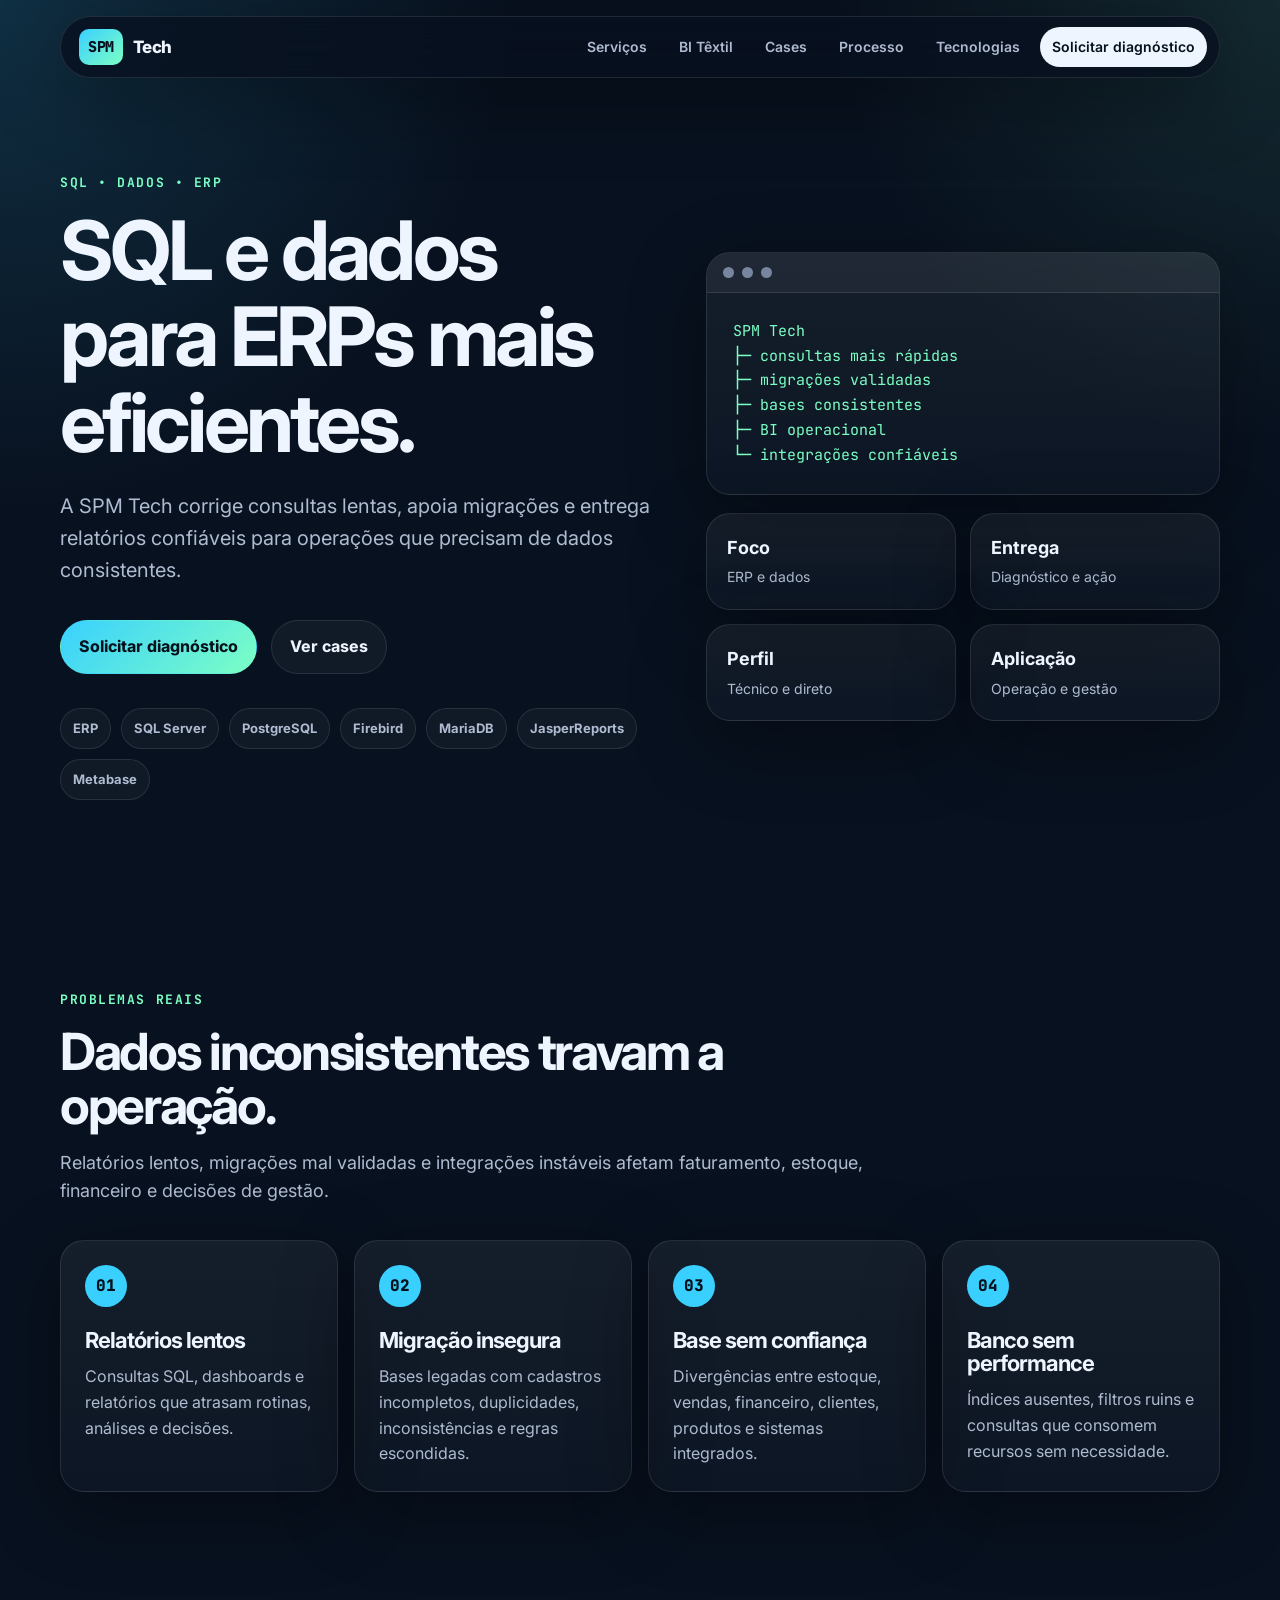
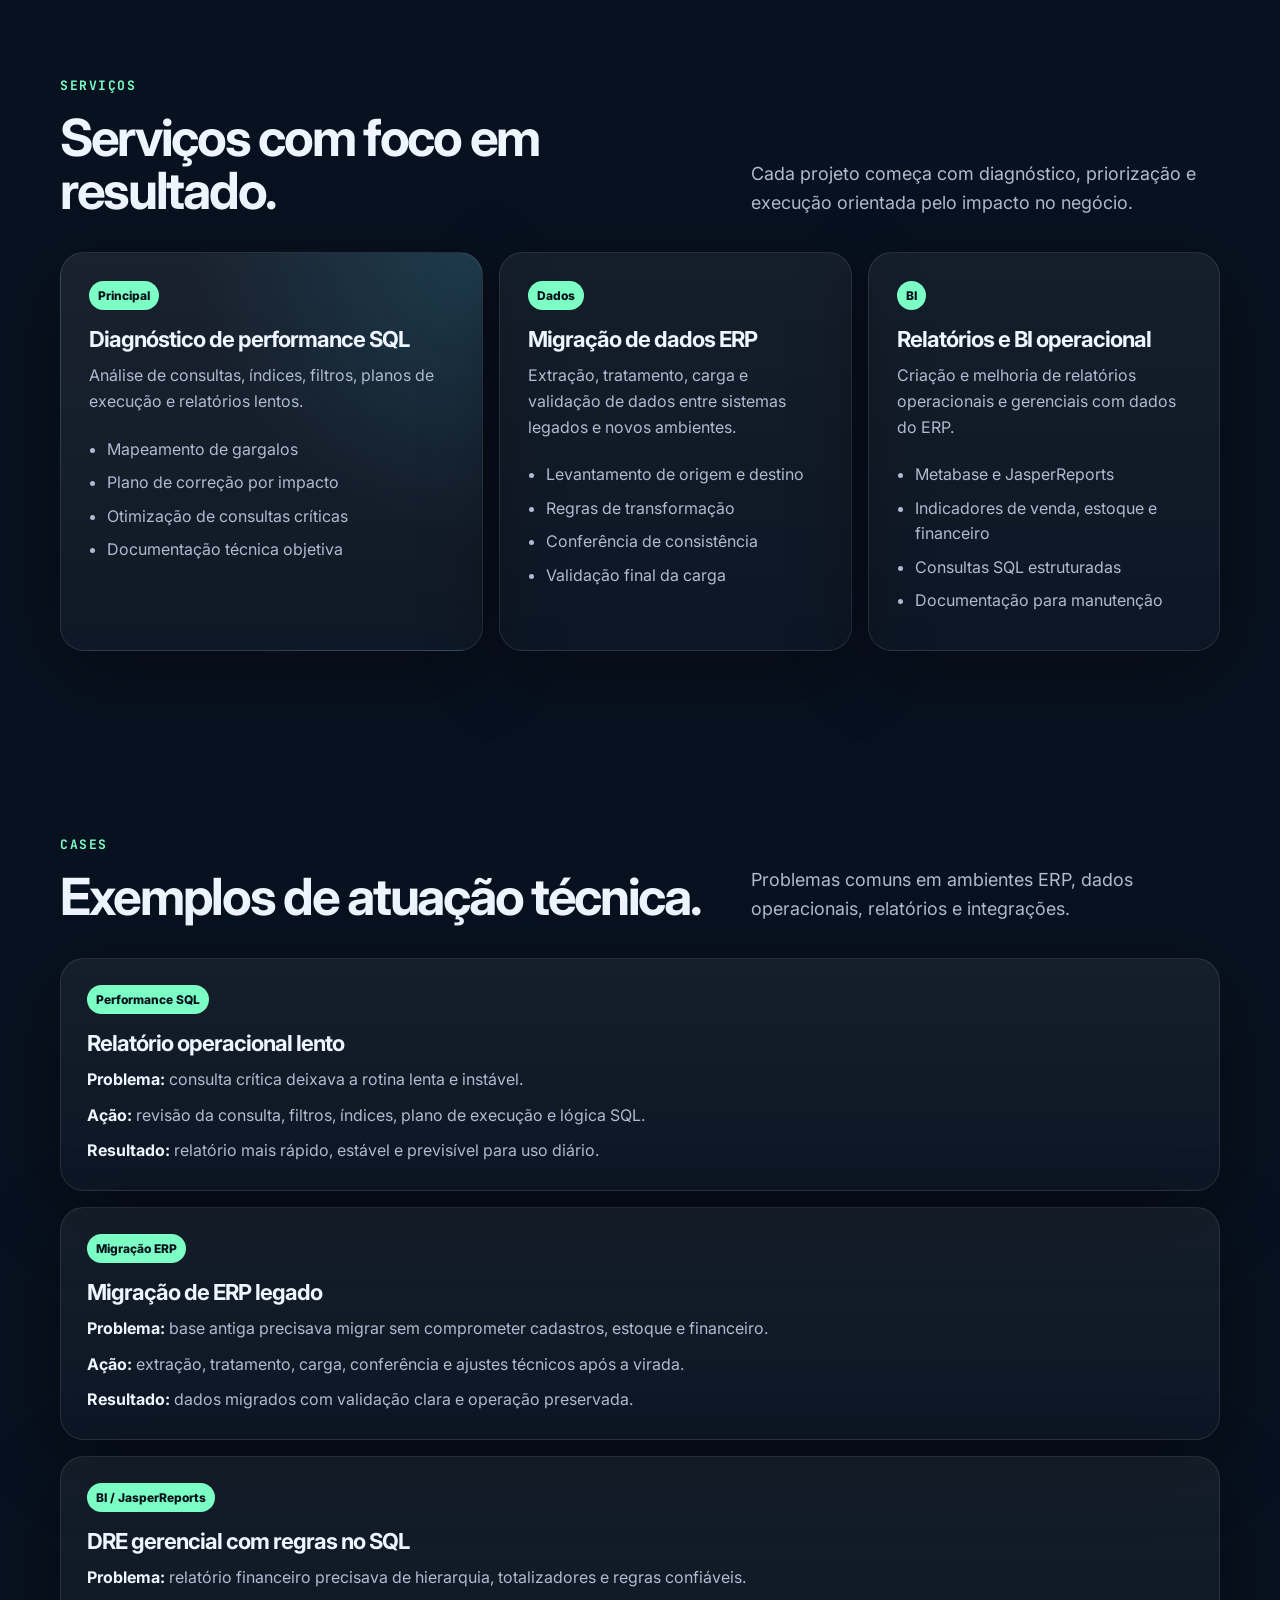
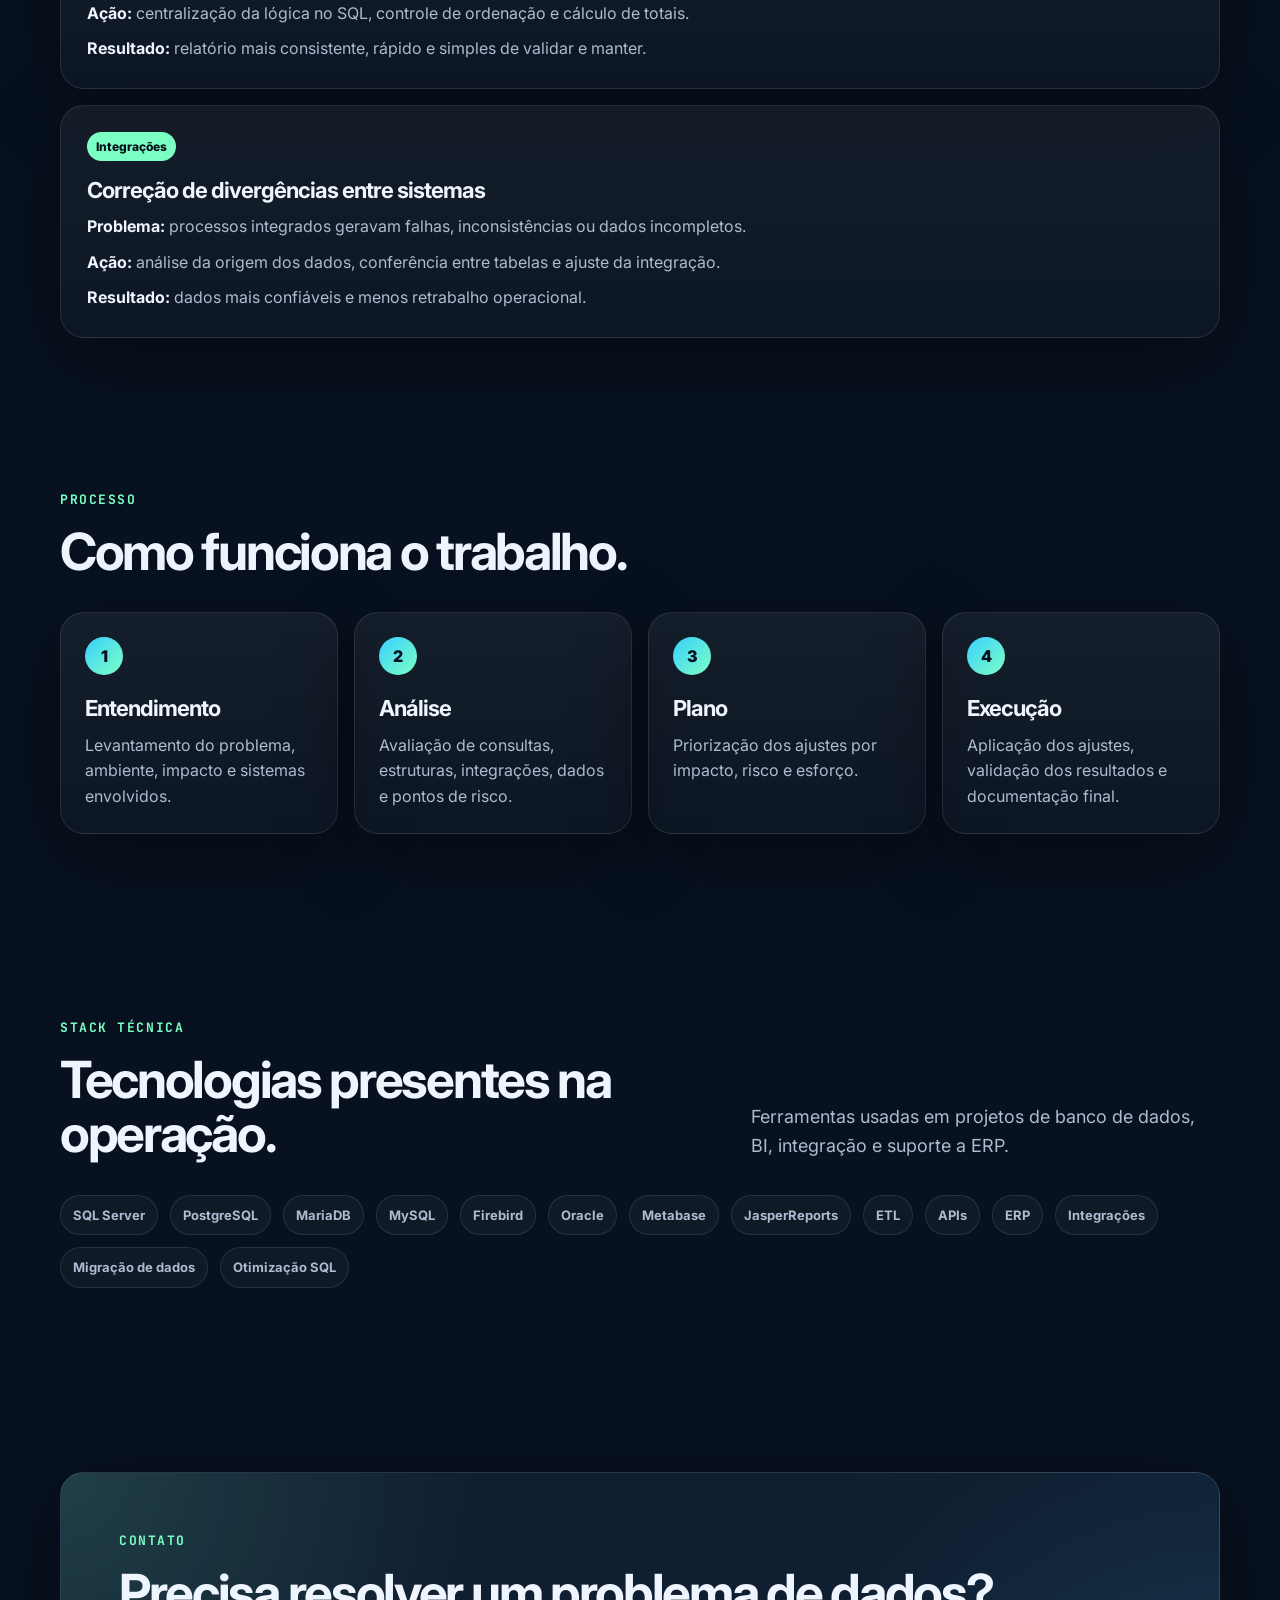
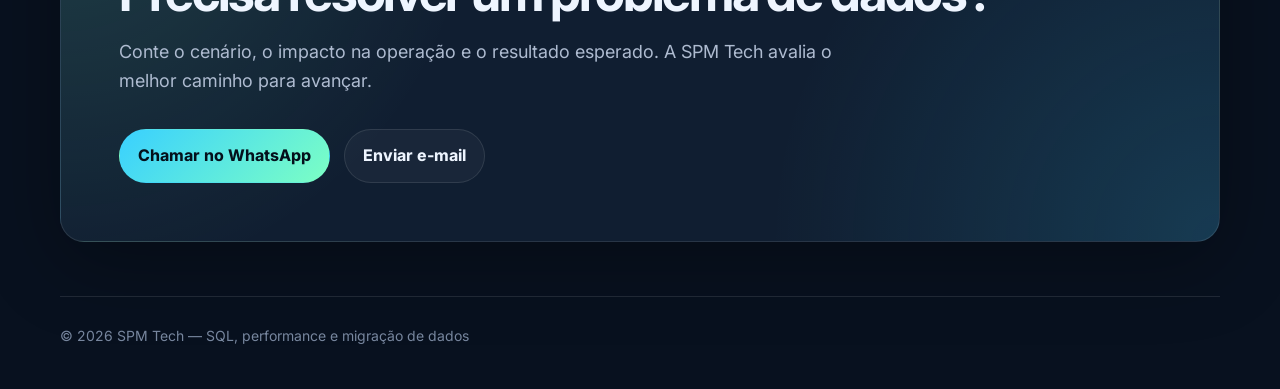
<file: index.html>
<!doctype html>
<html lang="pt-BR">
<head>
  <meta charset="utf-8" />
  <meta name="viewport" content="width=device-width, initial-scale=1" />
  <title>SPM Tech | SQL, Dados e ERP</title>
  <meta name="description" content="SPM Tech atua com performance SQL, migração de dados, relatórios, BI operacional e integrações para ambientes ERP." />
  <meta name="theme-color" content="#08111f" />

  <meta property="og:title" content="SPM Tech | SQL, Dados e ERP" />
  <meta property="og:description" content="Performance SQL, migração de dados e BI operacional para ambientes ERP." />
  <meta property="og:type" content="website" />

  <link rel="preconnect" href="https://fonts.googleapis.com">
  <link rel="preconnect" href="https://fonts.gstatic.com" crossorigin>
  <link href="https://fonts.googleapis.com/css2?family=Inter:wght@400;500;600;700;800&family=JetBrains+Mono:wght@500;700&display=swap" rel="stylesheet">
  <link rel="stylesheet" href="./styles.css" />
</head>

<body>
  <header class="site-header">
    <a class="brand" href="#top" aria-label="SPM Tech">
      <span class="brand-mark">SPM</span>
      <span class="brand-text">Tech</span>
    </a>

    <button class="menu-button" id="menuButton" type="button" aria-label="Abrir menu" aria-expanded="false" aria-controls="nav">
      <span></span><span></span><span></span>
    </button>

    <nav class="nav" id="nav" aria-label="Navegação principal">
      <a href="#servicos">Serviços</a>
      <a href="./bi-textil.html">BI Têxtil</a>
      <a href="#cases">Cases</a>
      <a href="#processo">Processo</a>
      <a href="#tecnologias">Tecnologias</a>
      <a class="nav-cta" href="#contato">Solicitar diagnóstico</a>
    </nav>
  </header>

  <main id="top">
    <section class="hero section">
      <div class="hero-content">
        <p class="eyebrow">SQL • Dados • ERP</p>
        <h1>SQL e dados para ERPs mais eficientes.</h1>
        <p class="hero-subtitle">
          A SPM Tech corrige consultas lentas, apoia migrações e entrega relatórios confiáveis
          para operações que precisam de dados consistentes.
        </p>

        <div class="hero-actions">
          <a class="button primary" href="#contato">Solicitar diagnóstico</a>
          <a class="button secondary" href="#cases">Ver cases</a>
        </div>

        <div class="trust-row" aria-label="Áreas de atuação">
          <span>ERP</span>
          <span>SQL Server</span>
          <span>PostgreSQL</span>
          <span>Firebird</span>
          <span>MariaDB</span>
          <span>JasperReports</span>
          <span>Metabase</span>
        </div>
      </div>

      <aside class="hero-card" aria-label="Resumo técnico">
        <div class="terminal">
          <div class="terminal-bar">
            <span></span><span></span><span></span>
          </div>
          <pre><code>SPM Tech
├─ consultas mais rápidas
├─ migrações validadas
├─ bases consistentes
├─ BI operacional
└─ integrações confiáveis</code></pre>
        </div>

        <div class="metric-grid">
          <div>
            <strong>Foco</strong>
            <span>ERP e dados</span>
          </div>
          <div>
            <strong>Entrega</strong>
            <span>Diagnóstico e ação</span>
          </div>
          <div>
            <strong>Perfil</strong>
            <span>Técnico e direto</span>
          </div>
          <div>
            <strong>Aplicação</strong>
            <span>Operação e gestão</span>
          </div>
        </div>
      </aside>
    </section>

    <section class="section problem-section">
      <div class="section-header">
        <p class="eyebrow">Problemas reais</p>
        <h2>Dados inconsistentes travam a operação.</h2>
        <p>
          Relatórios lentos, migrações mal validadas e integrações instáveis afetam faturamento,
          estoque, financeiro e decisões de gestão.
        </p>
      </div>

      <div class="problem-grid">
        <article>
          <span class="icon">01</span>
          <h3>Relatórios lentos</h3>
          <p>Consultas SQL, dashboards e relatórios que atrasam rotinas, análises e decisões.</p>
        </article>
        <article>
          <span class="icon">02</span>
          <h3>Migração insegura</h3>
          <p>Bases legadas com cadastros incompletos, duplicidades, inconsistências e regras escondidas.</p>
        </article>
        <article>
          <span class="icon">03</span>
          <h3>Base sem confiança</h3>
          <p>Divergências entre estoque, vendas, financeiro, clientes, produtos e sistemas integrados.</p>
        </article>
        <article>
          <span class="icon">04</span>
          <h3>Banco sem performance</h3>
          <p>Índices ausentes, filtros ruins e consultas que consomem recursos sem necessidade.</p>
        </article>
      </div>
    </section>

    <section class="section" id="servicos">
      <div class="section-header split">
        <div>
          <p class="eyebrow">Serviços</p>
          <h2>Serviços com foco em resultado.</h2>
        </div>
        <p>
          Cada projeto começa com diagnóstico, priorização e execução orientada pelo impacto no negócio.
        </p>
      </div>

      <div class="service-grid">
        <article class="service-card featured">
          <div class="card-top">
            <span>Principal</span>
            <h3>Diagnóstico de performance SQL</h3>
          </div>
          <p>
            Análise de consultas, índices, filtros, planos de execução e relatórios lentos.
          </p>
          <ul>
            <li>Mapeamento de gargalos</li>
            <li>Plano de correção por impacto</li>
            <li>Otimização de consultas críticas</li>
            <li>Documentação técnica objetiva</li>
          </ul>
        </article>

        <article class="service-card">
          <div class="card-top">
            <span>Dados</span>
            <h3>Migração de dados ERP</h3>
          </div>
          <p>
            Extração, tratamento, carga e validação de dados entre sistemas legados e novos ambientes.
          </p>
          <ul>
            <li>Levantamento de origem e destino</li>
            <li>Regras de transformação</li>
            <li>Conferência de consistência</li>
            <li>Validação final da carga</li>
          </ul>
        </article>

        <article class="service-card">
          <div class="card-top">
            <span>BI</span>
            <h3>Relatórios e BI operacional</h3>
          </div>
          <p>
            Criação e melhoria de relatórios operacionais e gerenciais com dados do ERP.
          </p>
          <ul>
            <li>Metabase e JasperReports</li>
            <li>Indicadores de venda, estoque e financeiro</li>
            <li>Consultas SQL estruturadas</li>
            <li>Documentação para manutenção</li>
          </ul>
        </article>
      </div>
    </section>

    <section class="section cases-section" id="cases">
      <div class="section-header split">
        <div>
          <p class="eyebrow">Cases</p>
          <h2>Exemplos de atuação técnica.</h2>
        </div>
        <p>
          Problemas comuns em ambientes ERP, dados operacionais, relatórios e integrações.
        </p>
      </div>

      <div class="case-list">
        <article class="case-card">
          <div class="case-label">Performance SQL</div>
          <h3>Relatório operacional lento</h3>
          <p><strong>Problema:</strong> consulta crítica deixava a rotina lenta e instável.</p>
          <p><strong>Ação:</strong> revisão da consulta, filtros, índices, plano de execução e lógica SQL.</p>
          <p><strong>Resultado:</strong> relatório mais rápido, estável e previsível para uso diário.</p>
        </article>

        <article class="case-card">
          <div class="case-label">Migração ERP</div>
          <h3>Migração de ERP legado</h3>
          <p><strong>Problema:</strong> base antiga precisava migrar sem comprometer cadastros, estoque e financeiro.</p>
          <p><strong>Ação:</strong> extração, tratamento, carga, conferência e ajustes técnicos após a virada.</p>
          <p><strong>Resultado:</strong> dados migrados com validação clara e operação preservada.</p>
        </article>

        <article class="case-card">
          <div class="case-label">BI / JasperReports</div>
          <h3>DRE gerencial com regras no SQL</h3>
          <p><strong>Problema:</strong> relatório financeiro precisava de hierarquia, totalizadores e regras confiáveis.</p>
          <p><strong>Ação:</strong> centralização da lógica no SQL, controle de ordenação e cálculo de totais.</p>
          <p><strong>Resultado:</strong> relatório mais consistente, rápido e simples de validar e manter.</p>
        </article>

        <article class="case-card">
          <div class="case-label">Integrações</div>
          <h3>Correção de divergências entre sistemas</h3>
          <p><strong>Problema:</strong> processos integrados geravam falhas, inconsistências ou dados incompletos.</p>
          <p><strong>Ação:</strong> análise da origem dos dados, conferência entre tabelas e ajuste da integração.</p>
          <p><strong>Resultado:</strong> dados mais confiáveis e menos retrabalho operacional.</p>
        </article>
      </div>
    </section>

    <section class="section process-section" id="processo">
      <div class="section-header">
        <p class="eyebrow">Processo</p>
        <h2>Como funciona o trabalho.</h2>
      </div>

      <div class="timeline">
        <div class="timeline-item">
          <span>1</span>
          <h3>Entendimento</h3>
          <p>Levantamento do problema, ambiente, impacto e sistemas envolvidos.</p>
        </div>
        <div class="timeline-item">
          <span>2</span>
          <h3>Análise</h3>
          <p>Avaliação de consultas, estruturas, integrações, dados e pontos de risco.</p>
        </div>
        <div class="timeline-item">
          <span>3</span>
          <h3>Plano</h3>
          <p>Priorização dos ajustes por impacto, risco e esforço.</p>
        </div>
        <div class="timeline-item">
          <span>4</span>
          <h3>Execução</h3>
          <p>Aplicação dos ajustes, validação dos resultados e documentação final.</p>
        </div>
      </div>
    </section>

    <section class="section tech-section" id="tecnologias">
      <div class="section-header split">
        <div>
          <p class="eyebrow">Stack técnica</p>
          <h2>Tecnologias presentes na operação.</h2>
        </div>
        <p>
          Ferramentas usadas em projetos de banco de dados, BI, integração e suporte a ERP.
        </p>
      </div>

      <div class="tech-cloud">
        <span>SQL Server</span>
        <span>PostgreSQL</span>
        <span>MariaDB</span>
        <span>MySQL</span>
        <span>Firebird</span>
        <span>Oracle</span>
        <span>Metabase</span>
        <span>JasperReports</span>
        <span>ETL</span>
        <span>APIs</span>
        <span>ERP</span>
        <span>Integrações</span>
        <span>Migração de dados</span>
        <span>Otimização SQL</span>
      </div>
    </section>

    <section class="section contact-section" id="contato">
      <div class="contact-card">
        <p class="eyebrow">Contato</p>
        <h2>Precisa resolver um problema de dados?</h2>
        <p>
          Conte o cenário, o impacto na operação e o resultado esperado. A SPM Tech avalia o melhor caminho para avançar.
        </p>

        <div class="contact-actions">
          <a class="button primary" href="https://wa.me/5547992118488?text=Ol%C3%A1%2C%20quero%20solicitar%20um%20diagn%C3%B3stico%20t%C3%A9cnico%20da%20SPM%20Tech." target="_blank" rel="noopener">
            Chamar no WhatsApp
          </a>
          <a class="button secondary" href="mailto:nicolasfelippi2005@gmail.com?subject=Diagn%C3%B3stico%20t%C3%A9cnico%20-%20SPM%20Tech">
            Enviar e-mail
          </a>
        </div>

      </div>
    </section>
  </main>

  <footer class="footer">
    <p>© <span id="year"></span> SPM Tech — SQL, performance e migração de dados</p>
  </footer>

  <script src="./script.js"></script>
</body>
</html>
</file>
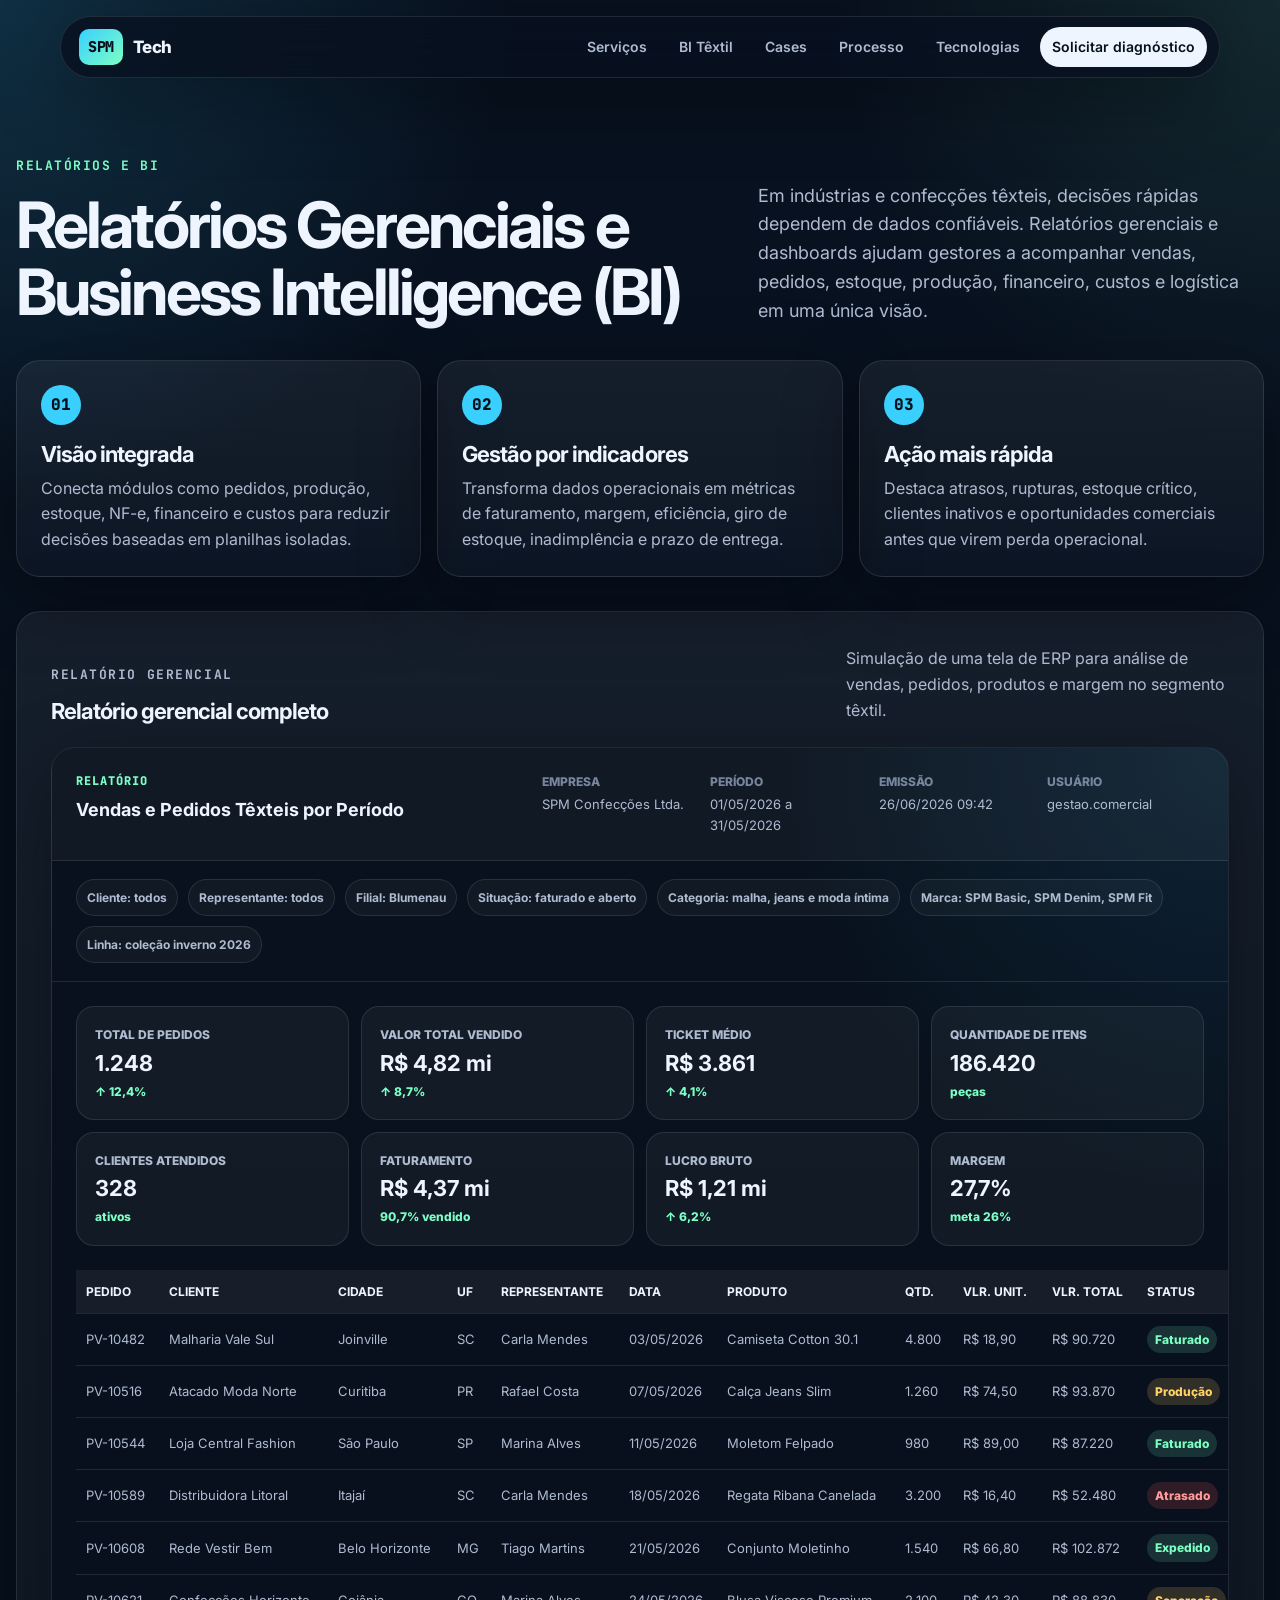
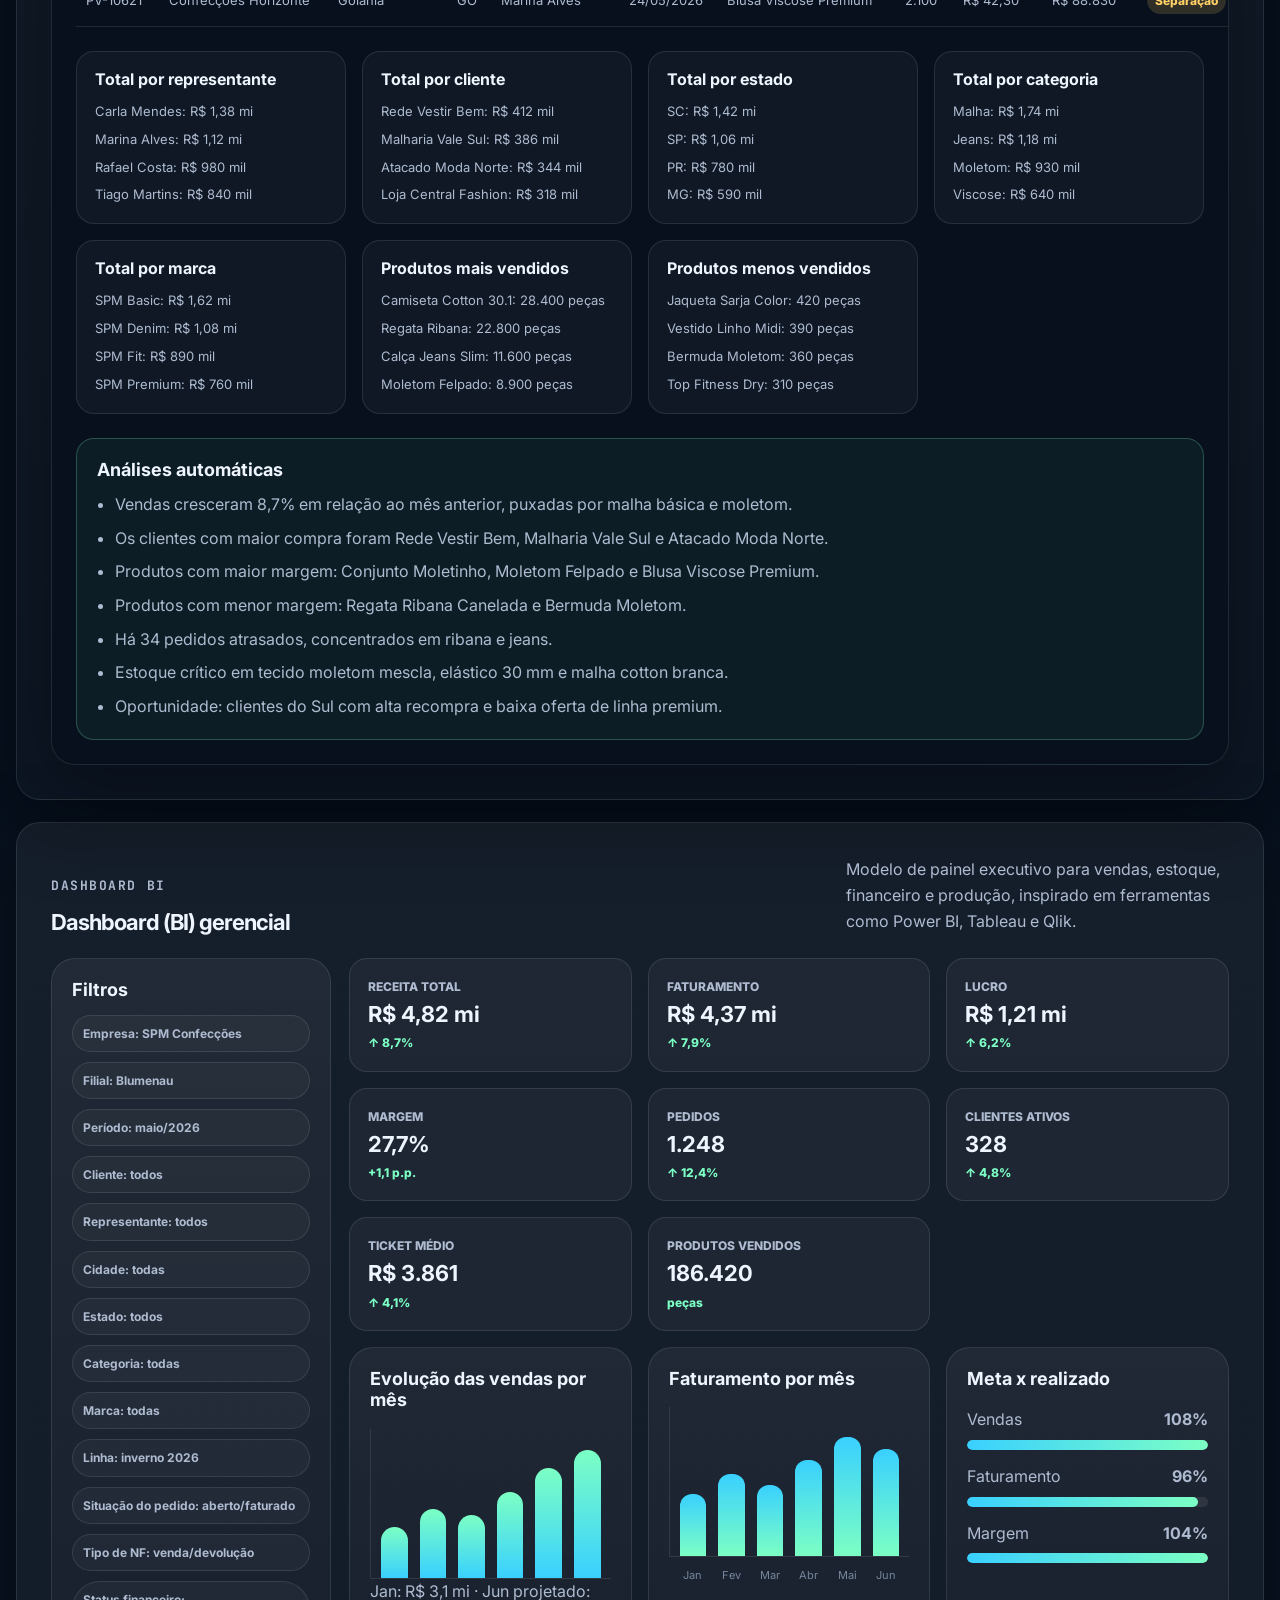
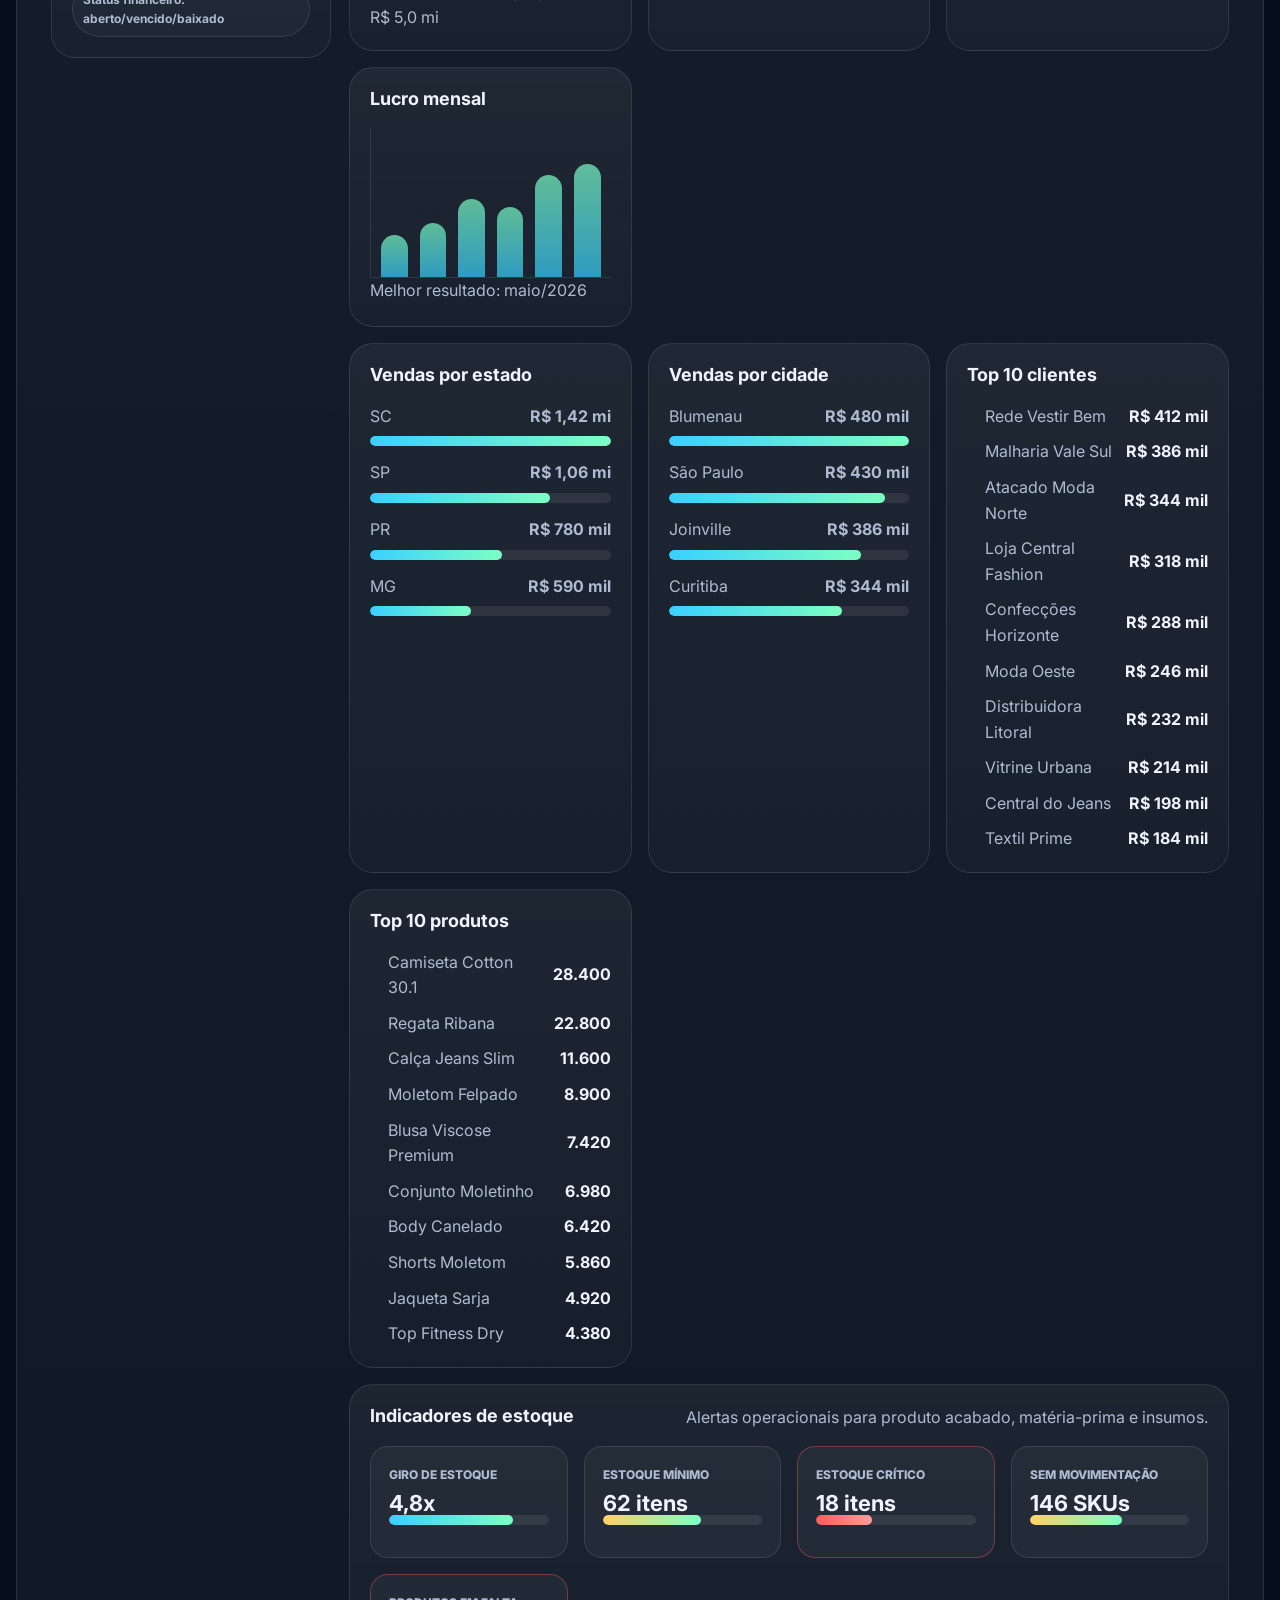
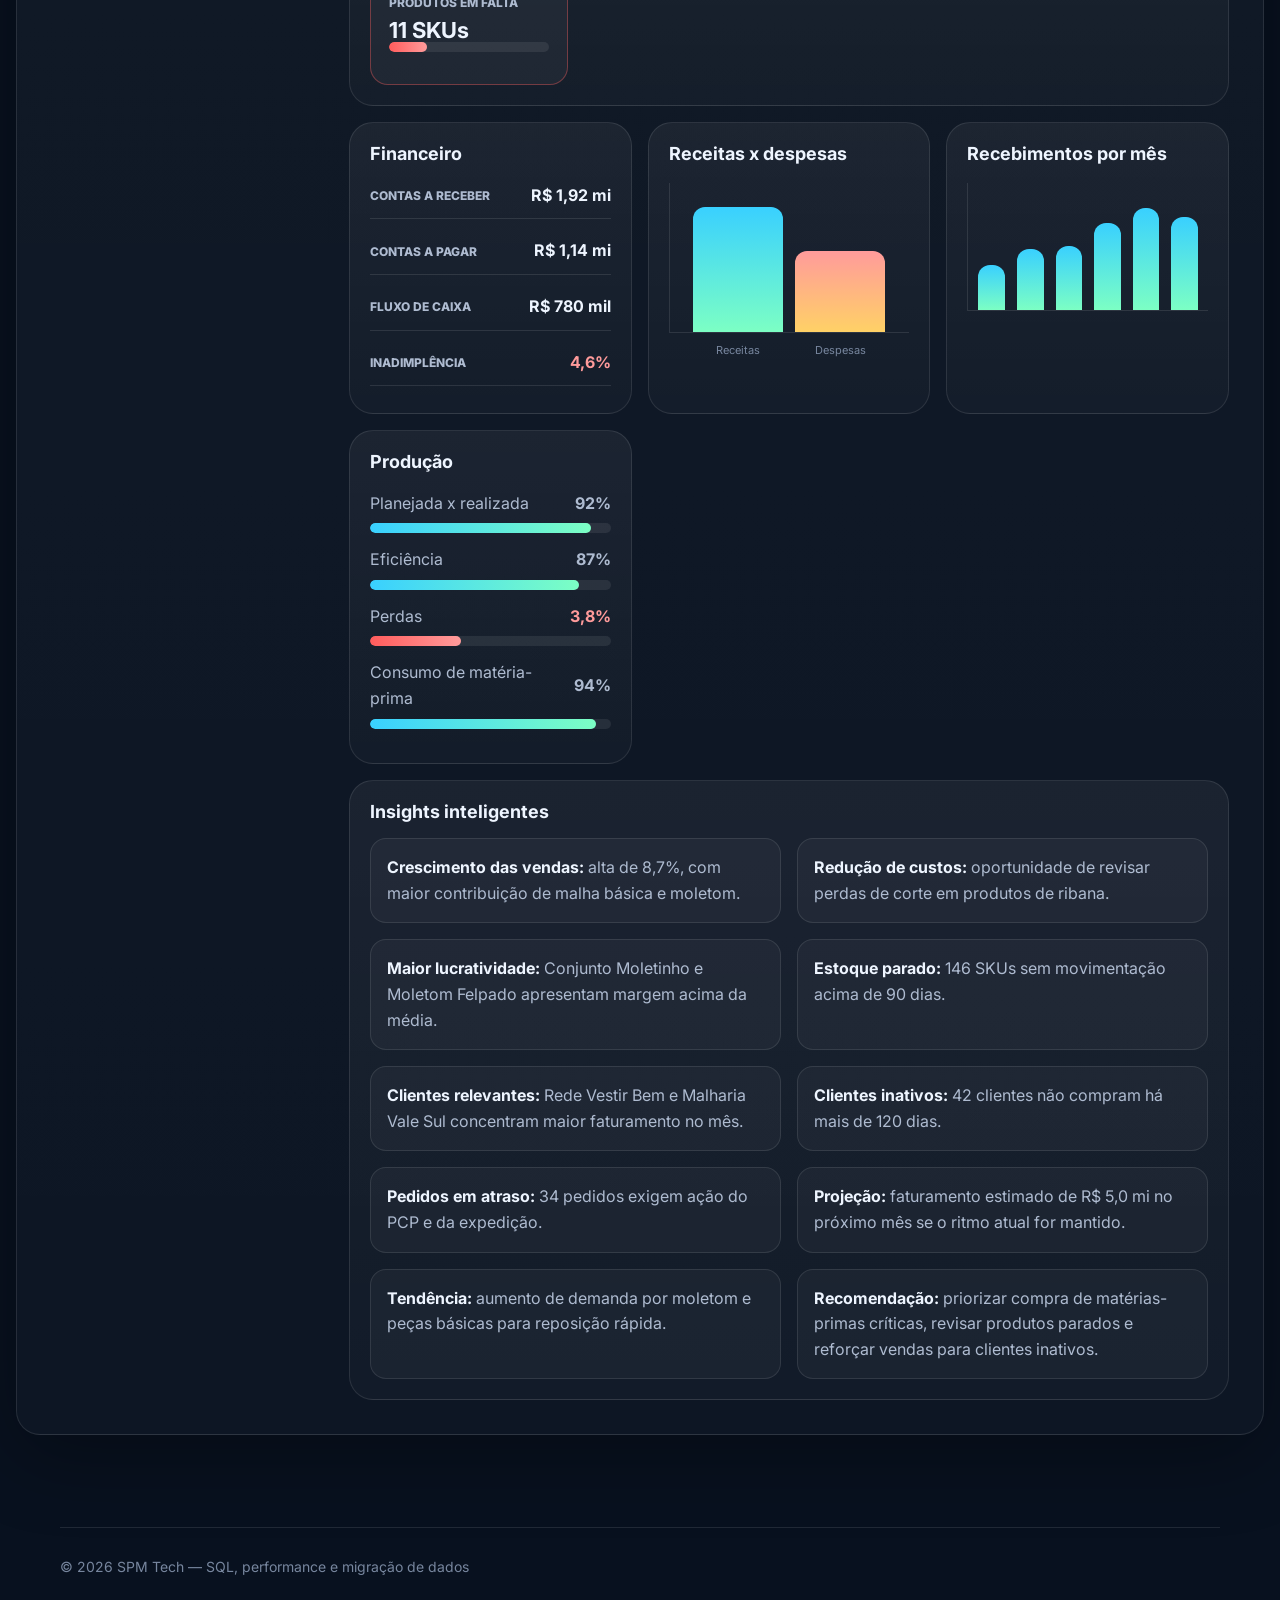
<file: bi-textil.html>
<!doctype html>
<html lang="pt-BR">
<head>
  <meta charset="utf-8" />
  <meta name="viewport" content="width=device-width, initial-scale=1" />
  <title>Relatórios Gerenciais e BI Têxtil | SPM Tech</title>
  <meta name="description" content="Modelo de relatório gerencial e dashboard BI para ERP têxtil, com indicadores de vendas, estoque, financeiro e produção." />
  <meta name="theme-color" content="#08111f" />

  <meta property="og:title" content="Relatórios Gerenciais e BI Têxtil | SPM Tech" />
  <meta property="og:description" content="Relatório gerencial e dashboard BI para indústrias e confecções do segmento têxtil." />
  <meta property="og:type" content="website" />

  <link rel="preconnect" href="https://fonts.googleapis.com">
  <link rel="preconnect" href="https://fonts.gstatic.com" crossorigin>
  <link href="https://fonts.googleapis.com/css2?family=Inter:wght@400;500;600;700;800&family=JetBrains+Mono:wght@500;700&display=swap" rel="stylesheet">
  <link rel="stylesheet" href="./styles.css" />
</head>

<body>
  <header class="site-header">
    <a class="brand" href="./index.html#top" aria-label="SPM Tech">
      <span class="brand-mark">SPM</span>
      <span class="brand-text">Tech</span>
    </a>

    <button class="menu-button" id="menuButton" type="button" aria-label="Abrir menu" aria-expanded="false" aria-controls="nav">
      <span></span><span></span><span></span>
    </button>

    <nav class="nav" id="nav" aria-label="Navegação principal">
      <a href="./index.html#servicos">Serviços</a>
      <a href="#bi-textil">BI Têxtil</a>
      <a href="./index.html#cases">Cases</a>
      <a href="./index.html#processo">Processo</a>
      <a href="./index.html#tecnologias">Tecnologias</a>
      <a class="nav-cta" href="./index.html#contato">Solicitar diagnóstico</a>
    </nav>
  </header>

  <main id="top">
    <section class="section bi-section bi-page-section" id="bi-textil">
      <div class="section-header split">
        <div>
          <p class="eyebrow">Relatórios e BI</p>
          <h1>Relatórios Gerenciais e Business Intelligence (BI)</h1>
        </div>
        <p>
          Em indústrias e confecções têxteis, decisões rápidas dependem de dados confiáveis.
          Relatórios gerenciais e dashboards ajudam gestores a acompanhar vendas, pedidos,
          estoque, produção, financeiro, custos e logística em uma única visão.
        </p>
      </div>

      <div class="bi-intro-grid">
        <article>
          <span>01</span>
          <h3>Visão integrada</h3>
          <p>Conecta módulos como pedidos, produção, estoque, NF-e, financeiro e custos para reduzir decisões baseadas em planilhas isoladas.</p>
        </article>
        <article>
          <span>02</span>
          <h3>Gestão por indicadores</h3>
          <p>Transforma dados operacionais em métricas de faturamento, margem, eficiência, giro de estoque, inadimplência e prazo de entrega.</p>
        </article>
        <article>
          <span>03</span>
          <h3>Ação mais rápida</h3>
          <p>Destaca atrasos, rupturas, estoque crítico, clientes inativos e oportunidades comerciais antes que virem perda operacional.</p>
        </article>
      </div>

      <div class="bi-block management-report">
        <div class="bi-block-header">
          <div>
            <p class="eyebrow">Relatório gerencial</p>
            <h3>Relatório gerencial completo</h3>
          </div>
          <p>Simulação de uma tela de ERP para análise de vendas, pedidos, produtos e margem no segmento têxtil.</p>
        </div>

        <div class="erp-report-shell">
          <div class="report-toolbar">
            <div>
              <span class="report-kicker">Relatório</span>
              <h4>Vendas e Pedidos Têxteis por Período</h4>
            </div>
            <dl>
              <div><dt>Empresa</dt><dd>SPM Confecções Ltda.</dd></div>
              <div><dt>Período</dt><dd>01/05/2026 a 31/05/2026</dd></div>
              <div><dt>Emissão</dt><dd>26/06/2026 09:42</dd></div>
              <div><dt>Usuário</dt><dd>gestao.comercial</dd></div>
            </dl>
          </div>

          <div class="filter-chips" aria-label="Filtros do relatório">
            <span>Cliente: todos</span>
            <span>Representante: todos</span>
            <span>Filial: Blumenau</span>
            <span>Situação: faturado e aberto</span>
            <span>Categoria: malha, jeans e moda íntima</span>
            <span>Marca: SPM Basic, SPM Denim, SPM Fit</span>
            <span>Linha: coleção inverno 2026</span>
          </div>

          <div class="kpi-row">
            <article><span>Total de pedidos</span><strong>1.248</strong><small>↑ 12,4%</small></article>
            <article><span>Valor total vendido</span><strong>R$ 4,82 mi</strong><small>↑ 8,7%</small></article>
            <article><span>Ticket médio</span><strong>R$ 3.861</strong><small>↑ 4,1%</small></article>
            <article><span>Quantidade de itens</span><strong>186.420</strong><small>peças</small></article>
            <article><span>Clientes atendidos</span><strong>328</strong><small>ativos</small></article>
            <article><span>Faturamento</span><strong>R$ 4,37 mi</strong><small>90,7% vendido</small></article>
            <article><span>Lucro bruto</span><strong>R$ 1,21 mi</strong><small>↑ 6,2%</small></article>
            <article><span>Margem</span><strong>27,7%</strong><small>meta 26%</small></article>
          </div>

          <div class="table-wrap">
            <table class="erp-table">
              <thead>
                <tr>
                  <th>Pedido</th>
                  <th>Cliente</th>
                  <th>Cidade</th>
                  <th>UF</th>
                  <th>Representante</th>
                  <th>Data</th>
                  <th>Produto</th>
                  <th>Qtd.</th>
                  <th>Vlr. unit.</th>
                  <th>Vlr. total</th>
                  <th>Status</th>
                  <th>NF</th>
                  <th>Entrega</th>
                  <th>Prazo</th>
                  <th>Lucro</th>
                </tr>
              </thead>
              <tbody>
                <tr>
                  <td>PV-10482</td>
                  <td>Malharia Vale Sul</td>
                  <td>Joinville</td>
                  <td>SC</td>
                  <td>Carla Mendes</td>
                  <td>03/05/2026</td>
                  <td>Camiseta Cotton 30.1</td>
                  <td>4.800</td>
                  <td>R$ 18,90</td>
                  <td>R$ 90.720</td>
                  <td><span class="status ok">Faturado</span></td>
                  <td>Sim</td>
                  <td>16/05/2026</td>
                  <td>No prazo</td>
                  <td>R$ 25.810</td>
                </tr>
                <tr>
                  <td>PV-10516</td>
                  <td>Atacado Moda Norte</td>
                  <td>Curitiba</td>
                  <td>PR</td>
                  <td>Rafael Costa</td>
                  <td>07/05/2026</td>
                  <td>Calça Jeans Slim</td>
                  <td>1.260</td>
                  <td>R$ 74,50</td>
                  <td>R$ 93.870</td>
                  <td><span class="status warning">Produção</span></td>
                  <td>Não</td>
                  <td>02/06/2026</td>
                  <td>Atenção</td>
                  <td>R$ 21.530</td>
                </tr>
                <tr>
                  <td>PV-10544</td>
                  <td>Loja Central Fashion</td>
                  <td>São Paulo</td>
                  <td>SP</td>
                  <td>Marina Alves</td>
                  <td>11/05/2026</td>
                  <td>Moletom Felpado</td>
                  <td>980</td>
                  <td>R$ 89,00</td>
                  <td>R$ 87.220</td>
                  <td><span class="status ok">Faturado</span></td>
                  <td>Sim</td>
                  <td>24/05/2026</td>
                  <td>No prazo</td>
                  <td>R$ 24.422</td>
                </tr>
                <tr>
                  <td>PV-10589</td>
                  <td>Distribuidora Litoral</td>
                  <td>Itajaí</td>
                  <td>SC</td>
                  <td>Carla Mendes</td>
                  <td>18/05/2026</td>
                  <td>Regata Ribana Canelada</td>
                  <td>3.200</td>
                  <td>R$ 16,40</td>
                  <td>R$ 52.480</td>
                  <td><span class="status risk">Atrasado</span></td>
                  <td>Não</td>
                  <td>28/05/2026</td>
                  <td>+4 dias</td>
                  <td>R$ 10.360</td>
                </tr>
                <tr>
                  <td>PV-10608</td>
                  <td>Rede Vestir Bem</td>
                  <td>Belo Horizonte</td>
                  <td>MG</td>
                  <td>Tiago Martins</td>
                  <td>21/05/2026</td>
                  <td>Conjunto Moletinho</td>
                  <td>1.540</td>
                  <td>R$ 66,80</td>
                  <td>R$ 102.872</td>
                  <td><span class="status ok">Expedido</span></td>
                  <td>Sim</td>
                  <td>04/06/2026</td>
                  <td>No prazo</td>
                  <td>R$ 31.210</td>
                </tr>
                <tr>
                  <td>PV-10621</td>
                  <td>Confecções Horizonte</td>
                  <td>Goiânia</td>
                  <td>GO</td>
                  <td>Marina Alves</td>
                  <td>24/05/2026</td>
                  <td>Blusa Viscose Premium</td>
                  <td>2.100</td>
                  <td>R$ 42,30</td>
                  <td>R$ 88.830</td>
                  <td><span class="status warning">Separação</span></td>
                  <td>Não</td>
                  <td>08/06/2026</td>
                  <td>Atenção</td>
                  <td>R$ 19.990</td>
                </tr>
              </tbody>
            </table>
          </div>

          <div class="summary-grid">
            <article>
              <h4>Total por representante</h4>
              <p>Carla Mendes: R$ 1,38 mi</p>
              <p>Marina Alves: R$ 1,12 mi</p>
              <p>Rafael Costa: R$ 980 mil</p>
              <p>Tiago Martins: R$ 840 mil</p>
            </article>
            <article>
              <h4>Total por cliente</h4>
              <p>Rede Vestir Bem: R$ 412 mil</p>
              <p>Malharia Vale Sul: R$ 386 mil</p>
              <p>Atacado Moda Norte: R$ 344 mil</p>
              <p>Loja Central Fashion: R$ 318 mil</p>
            </article>
            <article>
              <h4>Total por estado</h4>
              <p>SC: R$ 1,42 mi</p>
              <p>SP: R$ 1,06 mi</p>
              <p>PR: R$ 780 mil</p>
              <p>MG: R$ 590 mil</p>
            </article>
            <article>
              <h4>Total por categoria</h4>
              <p>Malha: R$ 1,74 mi</p>
              <p>Jeans: R$ 1,18 mi</p>
              <p>Moletom: R$ 930 mil</p>
              <p>Viscose: R$ 640 mil</p>
            </article>
            <article>
              <h4>Total por marca</h4>
              <p>SPM Basic: R$ 1,62 mi</p>
              <p>SPM Denim: R$ 1,08 mi</p>
              <p>SPM Fit: R$ 890 mil</p>
              <p>SPM Premium: R$ 760 mil</p>
            </article>
            <article>
              <h4>Produtos mais vendidos</h4>
              <p>Camiseta Cotton 30.1: 28.400 peças</p>
              <p>Regata Ribana: 22.800 peças</p>
              <p>Calça Jeans Slim: 11.600 peças</p>
              <p>Moletom Felpado: 8.900 peças</p>
            </article>
            <article>
              <h4>Produtos menos vendidos</h4>
              <p>Jaqueta Sarja Color: 420 peças</p>
              <p>Vestido Linho Midi: 390 peças</p>
              <p>Bermuda Moletom: 360 peças</p>
              <p>Top Fitness Dry: 310 peças</p>
            </article>
          </div>

          <div class="auto-analysis">
            <h4>Análises automáticas</h4>
            <ul>
              <li>Vendas cresceram 8,7% em relação ao mês anterior, puxadas por malha básica e moletom.</li>
              <li>Os clientes com maior compra foram Rede Vestir Bem, Malharia Vale Sul e Atacado Moda Norte.</li>
              <li>Produtos com maior margem: Conjunto Moletinho, Moletom Felpado e Blusa Viscose Premium.</li>
              <li>Produtos com menor margem: Regata Ribana Canelada e Bermuda Moletom.</li>
              <li>Há 34 pedidos atrasados, concentrados em ribana e jeans.</li>
              <li>Estoque crítico em tecido moletom mescla, elástico 30 mm e malha cotton branca.</li>
              <li>Oportunidade: clientes do Sul com alta recompra e baixa oferta de linha premium.</li>
            </ul>
          </div>
        </div>
      </div>

      <div class="bi-block dashboard-block">
        <div class="bi-block-header">
          <div>
            <p class="eyebrow">Dashboard BI</p>
            <h3>Dashboard (BI) gerencial</h3>
          </div>
          <p>Modelo de painel executivo para vendas, estoque, financeiro e produção, inspirado em ferramentas como Power BI, Tableau e Qlik.</p>
        </div>

        <div class="dashboard-shell">
          <aside class="dashboard-filters" aria-label="Filtros do dashboard">
            <h4>Filtros</h4>
            <span>Empresa: SPM Confecções</span>
            <span>Filial: Blumenau</span>
            <span>Período: maio/2026</span>
            <span>Cliente: todos</span>
            <span>Representante: todos</span>
            <span>Cidade: todas</span>
            <span>Estado: todos</span>
            <span>Categoria: todas</span>
            <span>Marca: todas</span>
            <span>Linha: inverno 2026</span>
            <span>Situação do pedido: aberto/faturado</span>
            <span>Tipo de NF: venda/devolução</span>
            <span>Status financeiro: aberto/vencido/baixado</span>
          </aside>

          <div class="dashboard-content">
            <div class="dashboard-kpis">
              <article><span>Receita total</span><strong>R$ 4,82 mi</strong><small>↑ 8,7%</small></article>
              <article><span>Faturamento</span><strong>R$ 4,37 mi</strong><small>↑ 7,9%</small></article>
              <article><span>Lucro</span><strong>R$ 1,21 mi</strong><small>↑ 6,2%</small></article>
              <article><span>Margem</span><strong>27,7%</strong><small>+1,1 p.p.</small></article>
              <article><span>Pedidos</span><strong>1.248</strong><small>↑ 12,4%</small></article>
              <article><span>Clientes ativos</span><strong>328</strong><small>↑ 4,8%</small></article>
              <article><span>Ticket médio</span><strong>R$ 3.861</strong><small>↑ 4,1%</small></article>
              <article><span>Produtos vendidos</span><strong>186.420</strong><small>peças</small></article>
            </div>

            <div class="chart-grid">
              <article class="chart-card">
                <h4>Evolução das vendas por mês</h4>
                <div class="line-chart" aria-label="Linha crescente de vendas por mês">
                  <span style="height: 34%"></span>
                  <span style="height: 46%"></span>
                  <span style="height: 42%"></span>
                  <span style="height: 58%"></span>
                  <span style="height: 74%"></span>
                  <span style="height: 86%"></span>
                </div>
                <p>Jan: R$ 3,1 mi · Jun projetado: R$ 5,0 mi</p>
              </article>
              <article class="chart-card">
                <h4>Faturamento por mês</h4>
                <div class="bar-chart">
                  <span style="height: 42%"><em>Jan</em></span>
                  <span style="height: 55%"><em>Fev</em></span>
                  <span style="height: 48%"><em>Mar</em></span>
                  <span style="height: 65%"><em>Abr</em></span>
                  <span style="height: 80%"><em>Mai</em></span>
                  <span style="height: 72%"><em>Jun</em></span>
                </div>
              </article>
              <article class="chart-card">
                <h4>Meta x realizado</h4>
                <div class="progress-list">
                  <p><span>Vendas</span><strong>108%</strong></p><div><span style="width: 100%"></span></div>
                  <p><span>Faturamento</span><strong>96%</strong></p><div><span style="width: 96%"></span></div>
                  <p><span>Margem</span><strong>104%</strong></p><div><span style="width: 100%"></span></div>
                </div>
              </article>
              <article class="chart-card">
                <h4>Lucro mensal</h4>
                <div class="area-chart">
                  <span style="height: 28%"></span>
                  <span style="height: 36%"></span>
                  <span style="height: 52%"></span>
                  <span style="height: 47%"></span>
                  <span style="height: 68%"></span>
                  <span style="height: 76%"></span>
                </div>
                <p>Melhor resultado: maio/2026</p>
              </article>
            </div>

            <div class="chart-grid four">
              <article class="chart-card">
                <h4>Vendas por estado</h4>
                <div class="horizontal-bars">
                  <p><span>SC</span><strong>R$ 1,42 mi</strong></p><div><span style="width: 100%"></span></div>
                  <p><span>SP</span><strong>R$ 1,06 mi</strong></p><div><span style="width: 75%"></span></div>
                  <p><span>PR</span><strong>R$ 780 mil</strong></p><div><span style="width: 55%"></span></div>
                  <p><span>MG</span><strong>R$ 590 mil</strong></p><div><span style="width: 42%"></span></div>
                </div>
              </article>
              <article class="chart-card">
                <h4>Vendas por cidade</h4>
                <div class="horizontal-bars">
                  <p><span>Blumenau</span><strong>R$ 480 mil</strong></p><div><span style="width: 100%"></span></div>
                  <p><span>São Paulo</span><strong>R$ 430 mil</strong></p><div><span style="width: 90%"></span></div>
                  <p><span>Joinville</span><strong>R$ 386 mil</strong></p><div><span style="width: 80%"></span></div>
                  <p><span>Curitiba</span><strong>R$ 344 mil</strong></p><div><span style="width: 72%"></span></div>
                </div>
              </article>
              <article class="chart-card">
                <h4>Top 10 clientes</h4>
                <ol class="rank-list">
                  <li><span>Rede Vestir Bem</span><strong>R$ 412 mil</strong></li>
                  <li><span>Malharia Vale Sul</span><strong>R$ 386 mil</strong></li>
                  <li><span>Atacado Moda Norte</span><strong>R$ 344 mil</strong></li>
                  <li><span>Loja Central Fashion</span><strong>R$ 318 mil</strong></li>
                  <li><span>Confecções Horizonte</span><strong>R$ 288 mil</strong></li>
                  <li><span>Moda Oeste</span><strong>R$ 246 mil</strong></li>
                  <li><span>Distribuidora Litoral</span><strong>R$ 232 mil</strong></li>
                  <li><span>Vitrine Urbana</span><strong>R$ 214 mil</strong></li>
                  <li><span>Central do Jeans</span><strong>R$ 198 mil</strong></li>
                  <li><span>Textil Prime</span><strong>R$ 184 mil</strong></li>
                </ol>
              </article>
              <article class="chart-card">
                <h4>Top 10 produtos</h4>
                <ol class="rank-list">
                  <li><span>Camiseta Cotton 30.1</span><strong>28.400</strong></li>
                  <li><span>Regata Ribana</span><strong>22.800</strong></li>
                  <li><span>Calça Jeans Slim</span><strong>11.600</strong></li>
                  <li><span>Moletom Felpado</span><strong>8.900</strong></li>
                  <li><span>Blusa Viscose Premium</span><strong>7.420</strong></li>
                  <li><span>Conjunto Moletinho</span><strong>6.980</strong></li>
                  <li><span>Body Canelado</span><strong>6.420</strong></li>
                  <li><span>Shorts Moletom</span><strong>5.860</strong></li>
                  <li><span>Jaqueta Sarja</span><strong>4.920</strong></li>
                  <li><span>Top Fitness Dry</span><strong>4.380</strong></li>
                </ol>
              </article>
            </div>

            <div class="dashboard-band">
              <div class="band-title">
                <h4>Indicadores de estoque</h4>
                <p>Alertas operacionais para produto acabado, matéria-prima e insumos.</p>
              </div>
              <div class="inventory-grid">
                <article>
                  <span>Giro de estoque</span>
                  <strong>4,8x</strong>
                  <div class="gauge"><span style="width: 78%"></span></div>
                </article>
                <article>
                  <span>Estoque mínimo</span>
                  <strong>62 itens</strong>
                  <div class="gauge warning"><span style="width: 62%"></span></div>
                </article>
                <article class="critical">
                  <span>Estoque crítico</span>
                  <strong>18 itens</strong>
                  <div class="gauge risk"><span style="width: 35%"></span></div>
                </article>
                <article>
                  <span>Sem movimentação</span>
                  <strong>146 SKUs</strong>
                  <div class="gauge warning"><span style="width: 58%"></span></div>
                </article>
                <article class="critical">
                  <span>Produtos em falta</span>
                  <strong>11 SKUs</strong>
                  <div class="gauge risk"><span style="width: 24%"></span></div>
                </article>
              </div>
            </div>

            <div class="chart-grid">
              <article class="chart-card">
                <h4>Financeiro</h4>
                <div class="finance-grid">
                  <p><span>Contas a receber</span><strong>R$ 1,92 mi</strong></p>
                  <p><span>Contas a pagar</span><strong>R$ 1,14 mi</strong></p>
                  <p><span>Fluxo de caixa</span><strong>R$ 780 mil</strong></p>
                  <p><span>Inadimplência</span><strong class="risk-text">4,6%</strong></p>
                </div>
              </article>
              <article class="chart-card">
                <h4>Receitas x despesas</h4>
                <div class="dual-bars">
                  <span style="height: 84%"><em>Receitas</em></span>
                  <span class="expense" style="height: 54%"><em>Despesas</em></span>
                </div>
              </article>
              <article class="chart-card">
                <h4>Recebimentos por mês</h4>
                <div class="bar-chart compact">
                  <span style="height: 35%"></span>
                  <span style="height: 48%"></span>
                  <span style="height: 50%"></span>
                  <span style="height: 68%"></span>
                  <span style="height: 80%"></span>
                  <span style="height: 73%"></span>
                </div>
              </article>
              <article class="chart-card">
                <h4>Produção</h4>
                <div class="progress-list">
                  <p><span>Planejada x realizada</span><strong>92%</strong></p><div><span style="width: 92%"></span></div>
                  <p><span>Eficiência</span><strong>87%</strong></p><div><span style="width: 87%"></span></div>
                  <p><span>Perdas</span><strong class="risk-text">3,8%</strong></p><div><span class="risk-bar" style="width: 38%"></span></div>
                  <p><span>Consumo de matéria-prima</span><strong>94%</strong></p><div><span style="width: 94%"></span></div>
                </div>
              </article>
            </div>

            <div class="insight-panel">
              <h4>Insights inteligentes</h4>
              <div class="insight-grid">
                <p><strong>Crescimento das vendas:</strong> alta de 8,7%, com maior contribuição de malha básica e moletom.</p>
                <p><strong>Redução de custos:</strong> oportunidade de revisar perdas de corte em produtos de ribana.</p>
                <p><strong>Maior lucratividade:</strong> Conjunto Moletinho e Moletom Felpado apresentam margem acima da média.</p>
                <p><strong>Estoque parado:</strong> 146 SKUs sem movimentação acima de 90 dias.</p>
                <p><strong>Clientes relevantes:</strong> Rede Vestir Bem e Malharia Vale Sul concentram maior faturamento no mês.</p>
                <p><strong>Clientes inativos:</strong> 42 clientes não compram há mais de 120 dias.</p>
                <p><strong>Pedidos em atraso:</strong> 34 pedidos exigem ação do PCP e da expedição.</p>
                <p><strong>Projeção:</strong> faturamento estimado de R$ 5,0 mi no próximo mês se o ritmo atual for mantido.</p>
                <p><strong>Tendência:</strong> aumento de demanda por moletom e peças básicas para reposição rápida.</p>
                <p><strong>Recomendação:</strong> priorizar compra de matérias-primas críticas, revisar produtos parados e reforçar vendas para clientes inativos.</p>
              </div>
            </div>
          </div>
        </div>

      </div>
    </section>


  </main>

  <footer class="footer">
    <p>© <span id="year"></span> SPM Tech — SQL, performance e migração de dados</p>
  </footer>

  <script src="./script.js"></script>
</body>
</html>
</file>
<file: styles.css>
:root {
  --bg: #08111f;
  --bg-2: #0d1828;
  --card: #101e31;
  --card-2: #13243a;
  --text: #eef5ff;
  --muted: #aebbd0;
  --muted-2: #77869e;
  --line: rgba(255, 255, 255, 0.10);
  --accent: #39d0ff;
  --accent-2: #7cffc4;
  --warning: #ffd166;
  --shadow: 0 20px 80px rgba(0, 0, 0, .32);
  --radius: 24px;
  --max: 1160px;
}

* {
  box-sizing: border-box;
}

html {
  scroll-behavior: smooth;
  scroll-padding-top: 96px;
}

body {
  margin: 0;
  font-family: "Inter", system-ui, -apple-system, BlinkMacSystemFont, "Segoe UI", sans-serif;
  color: var(--text);
  background:
    radial-gradient(circle at top left, rgba(57, 208, 255, .16), transparent 32rem),
    radial-gradient(circle at top right, rgba(124, 255, 196, .10), transparent 28rem),
    var(--bg);
  line-height: 1.6;
}

body.menu-open {
  overflow: hidden;
}

a {
  color: inherit;
  text-decoration: none;
}

p {
  margin: 0;
}

.site-header {
  width: min(var(--max), calc(100% - 32px));
  position: sticky;
  top: 16px;
  z-index: 20;
  margin: 16px auto 0;
  border: 1px solid var(--line);
  border-radius: 999px;
  background: rgba(8, 17, 31, .82);
  backdrop-filter: blur(16px);
  display: flex;
  align-items: center;
  justify-content: space-between;
  padding: 10px 12px 10px 18px;
  box-shadow: var(--shadow);
}

.brand {
  display: inline-flex;
  align-items: center;
  gap: 10px;
  font-weight: 800;
  letter-spacing: -.03em;
}

.brand-mark {
  font-family: "JetBrains Mono", monospace;
  background: linear-gradient(135deg, var(--accent), var(--accent-2));
  color: #04101b;
  padding: 6px 9px;
  border-radius: 10px;
  font-size: 15px;
}

.brand-text {
  color: var(--text);
  font-size: 17px;
}

.nav {
  display: flex;
  align-items: center;
  gap: 8px;
}

.nav a {
  color: var(--muted);
  font-size: 14px;
  font-weight: 600;
  padding: 9px 12px;
  border-radius: 999px;
}

.nav a:hover {
  color: var(--text);
  background: rgba(255, 255, 255, .06);
}

.nav a:focus-visible,
.button:focus-visible,
.menu-button:focus-visible {
  outline: 2px solid var(--accent-2);
  outline-offset: 3px;
}

.nav .nav-cta {
  color: #04101b;
  background: var(--text);
}

.nav .nav-cta:hover {
  color: #04101b;
  background: #ffffff;
}

.menu-button {
  display: none;
  border: 0;
  background: transparent;
  padding: 10px;
  cursor: pointer;
}

.menu-button span {
  display: block;
  width: 22px;
  height: 2px;
  background: var(--text);
  margin: 5px 0;
  border-radius: 999px;
}

.section {
  width: min(var(--max), calc(100% - 32px));
  margin: 0 auto;
  padding: 92px 0;
}

.hero {
  display: grid;
  grid-template-columns: 1.08fr .92fr;
  gap: 42px;
  align-items: center;
  min-height: calc(100vh - 80px);
  padding-top: 88px;
}

.eyebrow {
  color: var(--accent-2);
  font-family: "JetBrains Mono", monospace;
  font-size: 13px;
  font-weight: 700;
  text-transform: uppercase;
  letter-spacing: .12em;
  margin-bottom: 14px;
}

h1, h2, h3 {
  margin: 0;
  letter-spacing: -.045em;
  line-height: 1.05;
}

h1 {
  font-size: clamp(44px, 7vw, 82px);
  max-width: 920px;
}

h2 {
  font-size: clamp(32px, 4vw, 52px);
}

h3 {
  font-size: 22px;
}

.hero-subtitle {
  max-width: 720px;
  margin-top: 24px;
  color: var(--muted);
  font-size: 20px;
}

.hero-actions,
.contact-actions {
  display: flex;
  align-items: center;
  flex-wrap: wrap;
  gap: 14px;
  margin-top: 34px;
}

.button {
  display: inline-flex;
  align-items: center;
  justify-content: center;
  min-height: 48px;
  padding: 13px 18px;
  border-radius: 999px;
  font-weight: 750;
  border: 1px solid transparent;
  transition: transform .18s ease, background .18s ease, border-color .18s ease;
}

.button:hover {
  transform: translateY(-2px);
}

.button.primary {
  background: linear-gradient(135deg, var(--accent), var(--accent-2));
  color: #04101b;
}

.button.secondary {
  border-color: var(--line);
  background: rgba(255,255,255,.04);
  color: var(--text);
}

.trust-row {
  display: flex;
  flex-wrap: wrap;
  gap: 10px;
  margin-top: 34px;
}

.trust-row span,
.tech-cloud span {
  color: var(--muted);
  border: 1px solid var(--line);
  background: rgba(255, 255, 255, .035);
  border-radius: 999px;
  padding: 9px 12px;
  font-size: 13px;
  font-weight: 700;
}

.hero-card {
  display: grid;
  gap: 18px;
}

.terminal,
.metric-grid > div,
.problem-grid article,
.service-card,
.case-card,
.timeline-item,
.contact-card {
  border: 1px solid var(--line);
  background: linear-gradient(180deg, rgba(255,255,255,.055), rgba(255,255,255,.025));
  border-radius: var(--radius);
  box-shadow: var(--shadow);
}

.terminal {
  overflow: hidden;
}

.terminal-bar {
  display: flex;
  gap: 8px;
  align-items: center;
  padding: 14px 16px;
  border-bottom: 1px solid var(--line);
  background: rgba(255,255,255,.045);
}

.terminal-bar span {
  width: 11px;
  height: 11px;
  border-radius: 50%;
  background: var(--muted-2);
}

.terminal pre {
  margin: 0;
  padding: 26px;
  overflow: auto;
}

.terminal code {
  font-family: "JetBrains Mono", monospace;
  font-size: 15px;
  color: var(--accent-2);
}

.metric-grid {
  display: grid;
  grid-template-columns: repeat(2, 1fr);
  gap: 14px;
}

.metric-grid > div {
  padding: 20px;
}

.metric-grid strong {
  display: block;
  color: var(--text);
  font-size: 18px;
}

.metric-grid span {
  display: block;
  margin-top: 4px;
  color: var(--muted);
  font-size: 14px;
}

.section-header {
  max-width: 830px;
  margin-bottom: 34px;
}

.section-header p:not(.eyebrow) {
  margin-top: 16px;
  color: var(--muted);
  font-size: 18px;
}

.section-header.split {
  max-width: none;
  display: grid;
  grid-template-columns: 1fr .72fr;
  gap: 40px;
  align-items: end;
}

.problem-grid,
.service-grid {
  display: grid;
  grid-template-columns: repeat(4, 1fr);
  gap: 16px;
}

.problem-grid article {
  padding: 24px;
}

.problem-grid .icon {
  display: inline-flex;
  align-items: center;
  justify-content: center;
  font-family: "JetBrains Mono", monospace;
  font-weight: 800;
  color: #04101b;
  background: var(--accent);
  border-radius: 999px;
  width: 42px;
  height: 42px;
  margin-bottom: 22px;
}

.problem-grid h3,
.service-card h3,
.case-card h3,
.timeline-item h3 {
  margin-bottom: 12px;
}

.problem-grid p,
.service-card p,
.case-card p,
.timeline-item p {
  color: var(--muted);
}

.service-grid {
  grid-template-columns: 1.2fr 1fr 1fr;
}

.service-card {
  padding: 28px;
}

.service-card.featured {
  background:
    radial-gradient(circle at top right, rgba(57, 208, 255, .15), transparent 18rem),
    linear-gradient(180deg, rgba(255,255,255,.075), rgba(255,255,255,.032));
}

.card-top span,
.case-label {
  display: inline-block;
  color: #04101b;
  background: var(--accent-2);
  border-radius: 999px;
  padding: 5px 9px;
  font-size: 12px;
  font-weight: 800;
  margin-bottom: 18px;
}

.service-card ul {
  margin: 22px 0 0;
  padding-left: 18px;
  color: var(--muted);
}

.service-card li {
  margin: 8px 0;
}

.case-list {
  display: grid;
  gap: 16px;
}

.case-card {
  padding: 26px;
}

.case-card p + p {
  margin-top: 10px;
}

.bi-section {
  width: min(1320px, calc(100% - 32px));
}

.bi-page-section {
  width: min(1600px, calc(100% - 32px));
  padding-top: 78px;
}

.bi-page-section > .section-header {
  max-width: none;
}

.bi-page-section > .section-header h1 {
  font-size: clamp(42px, 5vw, 72px);
  max-width: 980px;
}

.bi-section h4 {
  margin: 0;
  color: var(--text);
  font-size: 18px;
  line-height: 1.2;
}

.bi-intro-grid,
.summary-grid,
.dashboard-kpis,
.chart-grid,
.inventory-grid,
.insight-grid {
  display: grid;
  gap: 16px;
}

.bi-intro-grid {
  grid-template-columns: repeat(3, 1fr);
  margin-bottom: 34px;
}

.bi-intro-grid article,
.bi-block,
.erp-report-shell,
.chart-card,
.dashboard-filters,
.dashboard-band,
.insight-panel {
  border: 1px solid var(--line);
  background: linear-gradient(180deg, rgba(255,255,255,.055), rgba(255,255,255,.025));
  border-radius: var(--radius);
  box-shadow: var(--shadow);
}

.bi-intro-grid article {
  padding: 24px;
}

.bi-intro-grid span {
  display: inline-flex;
  align-items: center;
  justify-content: center;
  width: 40px;
  height: 40px;
  margin-bottom: 18px;
  border-radius: 999px;
  background: var(--accent);
  color: #04101b;
  font-family: "JetBrains Mono", monospace;
  font-weight: 800;
}

.bi-intro-grid h3 {
  margin-bottom: 10px;
}

.bi-intro-grid p,
.bi-block-header p,
.report-toolbar dd,
.filter-chips span,
.erp-table,
.summary-grid p,
.auto-analysis li,
.dashboard-filters span,
.chart-card p,
.rank-list,
.insight-grid p,
.dashboard-band p {
  color: var(--muted);
}

.bi-block {
  padding: clamp(24px, 4vw, 34px);
  margin-top: 22px;
}

.bi-block-header {
  display: grid;
  grid-template-columns: minmax(0, 1fr) minmax(360px, .5fr);
  gap: 28px;
  align-items: end;
  margin-bottom: 24px;
}

.case-card strong {
  color: var(--text);
}

.erp-report-shell {
  overflow: hidden;
  background:
    radial-gradient(circle at top right, rgba(57, 208, 255, .10), transparent 28rem),
    rgba(7, 15, 28, .82);
}

.report-toolbar {
  display: grid;
  grid-template-columns: minmax(300px, .9fr) minmax(0, 1.35fr);
  gap: 24px;
  padding: 24px;
  border-bottom: 1px solid var(--line);
  background: rgba(255,255,255,.035);
}

.report-kicker {
  color: var(--accent-2);
  display: block;
  font-family: "JetBrains Mono", monospace;
  font-size: 12px;
  font-weight: 800;
  letter-spacing: .08em;
  text-transform: uppercase;
  margin-bottom: 8px;
}

.report-toolbar dl {
  display: grid;
  grid-template-columns: repeat(auto-fit, minmax(140px, 1fr));
  gap: 12px;
  margin: 0;
}

.report-toolbar dt {
  color: var(--muted-2);
  font-size: 12px;
  font-weight: 800;
  text-transform: uppercase;
}

.report-toolbar dd {
  margin: 3px 0 0;
  font-size: 13px;
}

.filter-chips {
  display: flex;
  flex-wrap: wrap;
  gap: 10px;
  padding: 18px 24px;
  border-bottom: 1px solid var(--line);
}

.filter-chips span,
.dashboard-filters span {
  border: 1px solid var(--line);
  border-radius: 999px;
  background: rgba(255,255,255,.035);
  padding: 8px 10px;
  font-size: 12px;
  font-weight: 700;
}

.kpi-row {
  display: grid;
  grid-template-columns: repeat(4, minmax(220px, 1fr));
  gap: 12px;
  padding: 24px;
}

.kpi-row article,
.dashboard-kpis article,
.inventory-grid article {
  border: 1px solid var(--line);
  border-radius: 18px;
  background: rgba(255,255,255,.045);
  min-width: 0;
  padding: 18px;
}

.kpi-row span,
.dashboard-kpis span,
.inventory-grid span,
.finance-grid span {
  display: block;
  color: var(--muted);
  font-size: 12px;
  font-weight: 800;
  text-transform: uppercase;
}

.kpi-row strong,
.dashboard-kpis strong,
.inventory-grid strong {
  display: block;
  margin-top: 6px;
  color: var(--text);
  font-size: clamp(22px, 1.65vw, 30px);
  line-height: 1.1;
  white-space: nowrap;
}

.kpi-row small,
.dashboard-kpis small {
  color: var(--accent-2);
  display: block;
  margin-top: 7px;
  font-size: 12px;
  font-weight: 800;
}

.table-wrap {
  overflow-x: auto;
  padding: 0 24px 24px;
}

.erp-table {
  width: 100%;
  min-width: 1480px;
  border-collapse: collapse;
  font-size: 13px;
}

.erp-table th,
.erp-table td {
  border-bottom: 1px solid var(--line);
  padding: 12px 10px;
  text-align: left;
  white-space: nowrap;
}

.erp-table th {
  color: var(--text);
  background: rgba(255,255,255,.06);
  font-size: 12px;
  text-transform: uppercase;
}

.status {
  border-radius: 999px;
  display: inline-flex;
  padding: 4px 8px;
  font-size: 12px;
  font-weight: 800;
}

.status.ok {
  background: rgba(124, 255, 196, .14);
  color: var(--accent-2);
}

.status.warning {
  background: rgba(255, 209, 102, .16);
  color: var(--warning);
}

.status.risk {
  background: rgba(255, 92, 92, .16);
  color: #ff9b9b;
}

.summary-grid {
  grid-template-columns: repeat(4, 1fr);
  padding: 0 24px 24px;
}

.summary-grid article {
  border: 1px solid var(--line);
  border-radius: 18px;
  background: rgba(255,255,255,.035);
  padding: 18px;
}

.summary-grid h4 {
  margin-bottom: 12px;
  font-size: 16px;
}

.summary-grid p {
  font-size: 13px;
}

.summary-grid p + p {
  margin-top: 7px;
}

.auto-analysis {
  margin: 0 24px 24px;
  border: 1px solid rgba(124,255,196,.24);
  border-radius: 18px;
  background: rgba(124,255,196,.055);
  padding: 20px;
}

.auto-analysis h4 {
  margin-bottom: 12px;
}

.auto-analysis ul {
  margin: 0;
  padding-left: 18px;
}

.auto-analysis li + li {
  margin-top: 8px;
}

.dashboard-shell {
  display: grid;
  grid-template-columns: 280px minmax(0, 1fr);
  gap: 18px;
}

.dashboard-filters {
  align-self: start;
  display: grid;
  gap: 10px;
  padding: 20px;
  box-shadow: none;
  position: sticky;
  top: 100px;
}

.dashboard-filters h4 {
  margin-bottom: 4px;
}

.dashboard-content {
  display: grid;
  gap: 16px;
}

.dashboard-kpis {
  grid-template-columns: repeat(auto-fit, minmax(210px, 1fr));
}

.dashboard-kpis article {
  box-shadow: none;
}

.chart-grid {
  grid-template-columns: repeat(auto-fit, minmax(240px, 1fr));
}

.chart-grid.four {
  grid-template-columns: repeat(auto-fit, minmax(240px, 1fr));
}

.chart-card {
  box-shadow: none;
  min-height: 260px;
  padding: 20px;
}

.chart-card h4 {
  margin-bottom: 18px;
}

.line-chart,
.bar-chart,
.area-chart,
.dual-bars {
  align-items: end;
  border-bottom: 1px solid var(--line);
  border-left: 1px solid var(--line);
  display: flex;
  gap: 12px;
  height: 150px;
  padding: 0 10px 0;
}

.line-chart span,
.area-chart span {
  background: linear-gradient(180deg, var(--accent-2), var(--accent));
  border-radius: 999px 999px 0 0;
  flex: 1;
  min-width: 16px;
}

.area-chart span {
  opacity: .7;
}

.bar-chart span,
.dual-bars span {
  align-items: flex-end;
  background: linear-gradient(180deg, var(--accent), var(--accent-2));
  border-radius: 12px 12px 0 0;
  display: flex;
  flex: 1;
  justify-content: center;
  min-width: 18px;
  position: relative;
}

.bar-chart.compact {
  height: 128px;
}

.bar-chart em,
.dual-bars em {
  bottom: -28px;
  color: var(--muted-2);
  font-size: 11px;
  font-style: normal;
  position: absolute;
}

.dual-bars {
  justify-content: center;
}

.dual-bars span {
  flex: 0 1 90px;
}

.dual-bars .expense {
  background: linear-gradient(180deg, #ff9b9b, var(--warning));
}

.progress-list p,
.horizontal-bars p,
.finance-grid p,
.rank-list li {
  align-items: center;
  display: flex;
  justify-content: space-between;
  gap: 12px;
}

.horizontal-bars strong,
.finance-grid strong,
.rank-list strong {
  flex-shrink: 0;
  white-space: nowrap;
}

.progress-list p,
.horizontal-bars p,
.finance-grid p {
  margin-bottom: 7px;
}

.progress-list div,
.horizontal-bars div,
.gauge {
  height: 10px;
  border-radius: 999px;
  background: rgba(255,255,255,.08);
  overflow: hidden;
  margin-bottom: 14px;
}

.progress-list div span,
.horizontal-bars div span,
.gauge span {
  display: block;
  height: 100%;
  border-radius: inherit;
  background: linear-gradient(90deg, var(--accent), var(--accent-2));
}

.progress-list .risk-bar,
.gauge.risk span {
  background: linear-gradient(90deg, #ff5c5c, #ff9b9b);
}

.gauge.warning span {
  background: linear-gradient(90deg, var(--warning), var(--accent-2));
}

.rank-list {
  display: grid;
  gap: 10px;
  margin: 0;
  padding-left: 18px;
}

.dashboard-band {
  padding: 20px;
  box-shadow: none;
}

.band-title {
  display: flex;
  justify-content: space-between;
  gap: 20px;
  margin-bottom: 16px;
}

.inventory-grid {
  grid-template-columns: repeat(auto-fit, minmax(180px, 1fr));
}

.inventory-grid article {
  box-shadow: none;
}

.inventory-grid .critical {
  border-color: rgba(255, 92, 92, .38);
}

.finance-grid {
  display: grid;
  gap: 12px;
}

.finance-grid p {
  border-bottom: 1px solid var(--line);
  padding-bottom: 10px;
}

.finance-grid strong,
.rank-list strong {
  color: var(--text);
}

.risk-text {
  color: #ff9b9b !important;
}

.insight-panel {
  padding: 20px;
  box-shadow: none;
}

.insight-panel h4 {
  margin-bottom: 16px;
}

.insight-grid {
  grid-template-columns: repeat(2, 1fr);
}

.insight-grid p {
  border: 1px solid var(--line);
  border-radius: 16px;
  background: rgba(255,255,255,.035);
  padding: 16px;
}

.insight-grid strong {
  color: var(--text);
}

.process-section {
  padding-top: 60px;
}

.timeline {
  display: grid;
  grid-template-columns: repeat(4, 1fr);
  gap: 16px;
}

.timeline-item {
  padding: 24px;
  position: relative;
}

.timeline-item span {
  display: inline-flex;
  align-items: center;
  justify-content: center;
  color: #04101b;
  background: linear-gradient(135deg, var(--accent), var(--accent-2));
  width: 38px;
  height: 38px;
  border-radius: 50%;
  font-weight: 850;
  margin-bottom: 22px;
}

.tech-cloud {
  display: flex;
  flex-wrap: wrap;
  gap: 12px;
}

.contact-section {
  padding-bottom: 54px;
}

.contact-card {
  padding: clamp(28px, 5vw, 58px);
  background:
    radial-gradient(circle at top left, rgba(124, 255, 196, .15), transparent 26rem),
    radial-gradient(circle at bottom right, rgba(57, 208, 255, .16), transparent 28rem),
    var(--card);
}

.contact-card p:not(.eyebrow):not(.small-note) {
  max-width: 760px;
  margin-top: 18px;
  color: var(--muted);
  font-size: 18px;
}

.small-note {
  color: var(--muted-2);
  margin-top: 18px;
  font-size: 14px;
}

.footer {
  width: min(var(--max), calc(100% - 32px));
  margin: 0 auto;
  padding: 28px 0 42px;
  border-top: 1px solid var(--line);
  color: var(--muted-2);
  display: flex;
  justify-content: space-between;
  gap: 16px;
  font-size: 14px;
}

@media (max-width: 960px) {
  .hero,
  .section-header.split,
  .service-grid,
  .timeline,
  .bi-block-header,
  .report-toolbar,
  .dashboard-shell {
    grid-template-columns: 1fr;
  }

  .problem-grid,
  .bi-intro-grid,
  .summary-grid,
  .dashboard-kpis,
  .chart-grid,
  .chart-grid.four,
  .inventory-grid,
  .insight-grid {
    grid-template-columns: repeat(2, 1fr);
  }

  .hero {
    min-height: auto;
  }

  .dashboard-filters {
    position: static;
  }
}

@media (max-width: 720px) {
  .site-header {
    border-radius: 22px;
  }

  .menu-button {
    display: block;
  }

  .nav {
    position: fixed;
    left: 16px;
    right: 16px;
    top: 82px;
    display: none;
    flex-direction: column;
    align-items: stretch;
    padding: 16px;
    border-radius: 22px;
    border: 1px solid var(--line);
    background: rgba(8, 17, 31, .96);
    box-shadow: var(--shadow);
  }

  .nav.open {
    display: flex;
  }

  .nav a {
    padding: 14px;
  }

  .section {
    padding: 64px 0;
  }

  .hero {
    padding-top: 62px;
  }

  .hero-subtitle {
    font-size: 18px;
  }

  .problem-grid,
  .metric-grid,
  .bi-intro-grid,
  .summary-grid,
  .dashboard-kpis,
  .chart-grid,
  .chart-grid.four,
  .inventory-grid,
  .insight-grid,
  .report-toolbar dl,
  .kpi-row {
    grid-template-columns: 1fr;
  }

  .bi-section {
    width: min(var(--max), calc(100% - 32px));
  }

  .bi-page-section > .section-header h1 {
    font-size: clamp(38px, 11vw, 54px);
  }

  .bi-block {
    padding: 20px;
  }

  .report-toolbar,
  .filter-chips,
  .kpi-row,
  .table-wrap,
  .summary-grid {
    padding-left: 16px;
    padding-right: 16px;
  }

  .auto-analysis {
    margin-left: 16px;
    margin-right: 16px;
  }

  .band-title {
    display: block;
  }

  .footer {
    flex-direction: column;
  }
}

@media (prefers-reduced-motion: reduce) {
  *,
  *::before,
  *::after {
    scroll-behavior: auto !important;
    transition-duration: .01ms !important;
    animation-duration: .01ms !important;
  }
}
</file>
